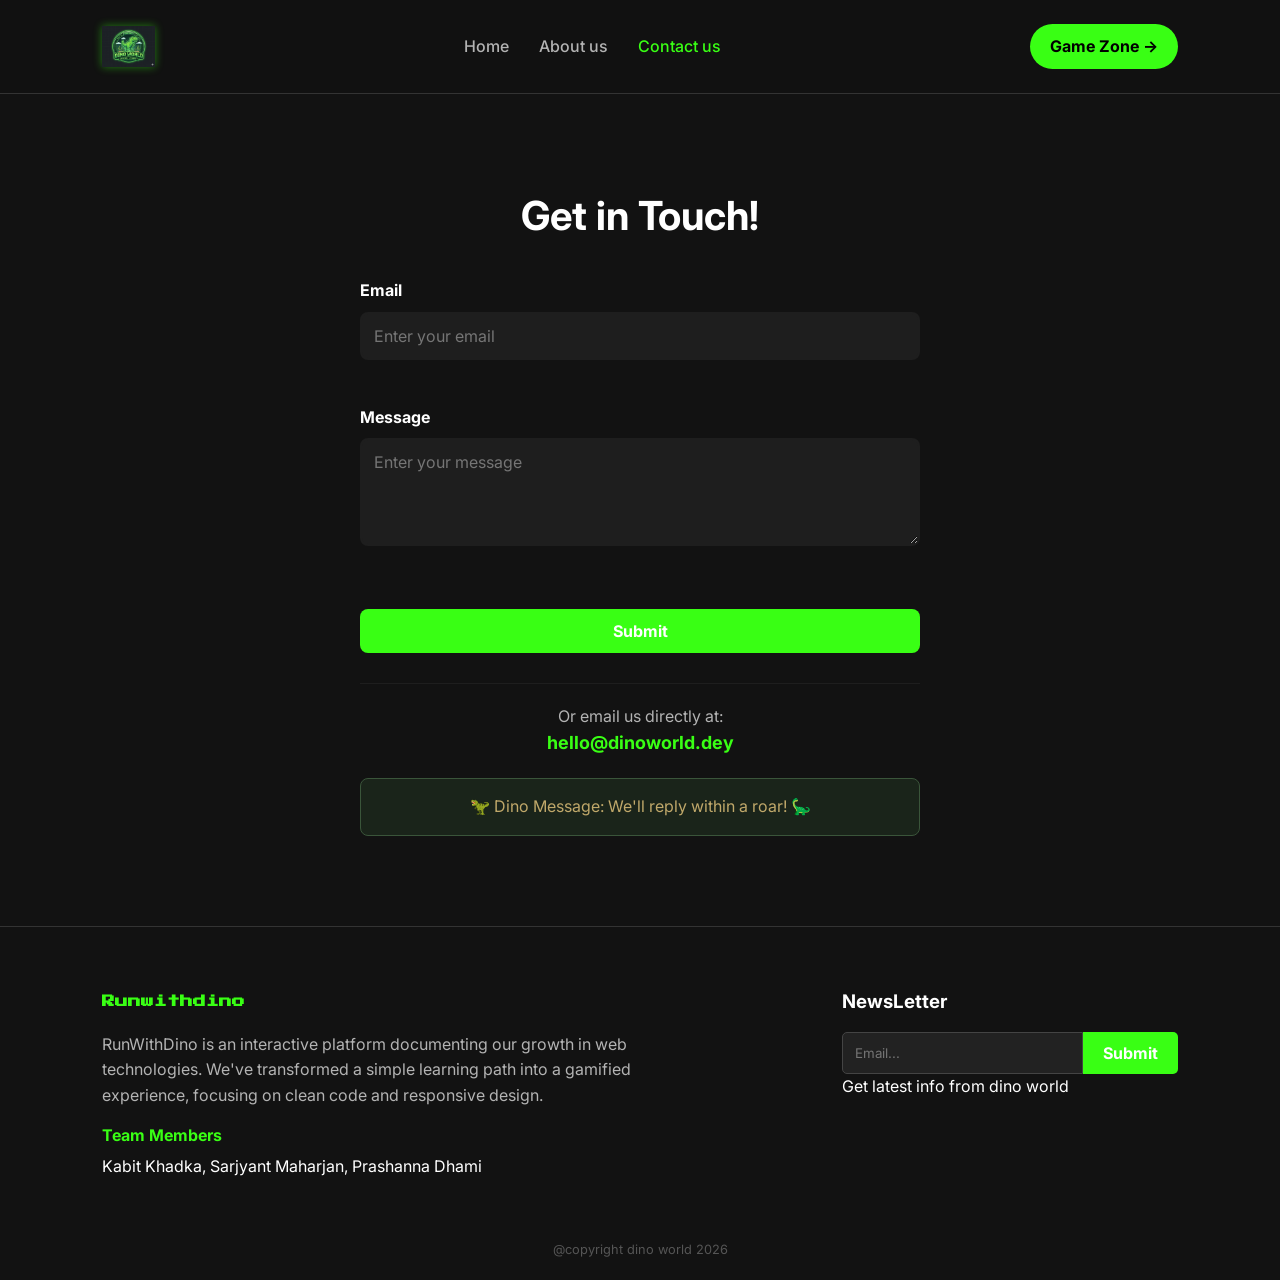
<file: pages/contact.html>
<!DOCTYPE html>
<html lang="en">
<head>
    <meta charset="UTF-8">
    <meta name="viewport" content="width=device-width, initial-scale=1.0">
    <title>Contact Us - Dino Game</title>
    <link rel="stylesheet" href="../css/style.css">
    <link href="https://fonts.googleapis.com/css2?family=Inter:wght@400;700&family=Press+Start+2P&display=swap" rel="stylesheet">
    <link rel="stylesheet" href="https://cdnjs.cloudflare.com/ajax/libs/font-awesome/6.0.0/css/all.min.css">
</head>
<body>
<nav class="navbar">
    <div class="logo">
        <img src="../images/dinologo.png" alt="Dino Logo" class="nav-dino">
    </div>
    <ul class="nav-links">
        <li><a href="../index.html">Home</a></li>
        <li><a href="./about.html">About us</a></li>
        <li><a href="./contact.html" class="active">Contact us</a></li>
    </ul>
    <a href="./game.html" class="btn-game-zone">Game Zone &rarr;</a>
</nav>
    <div class="contact-container">
        <h1>Get in Touch!</h1>
        
        <form id="contactForm">
            <div class="form-group">
                <label>Email</label>
                <input type="email" id="email" placeholder="Enter your email">
                <div class="error" id="emailError"></div>
            </div>

            <div class="form-group">
                <label>Message</label>
                <textarea id="message" rows="4" placeholder="Enter your message"></textarea>
                <div class="error" id="messageError"></div>
            </div>

            <button type="submit">Submit</button>
            <div id="successMsg"></div>
        </form>

        <div class="direct-email">
            <p>Or email us directly at:</p>
            <p><strong>hello@dinoworld.dey</strong></p>
        </div>

        <div class="dino-message">
            <p>🦖 Dino Message: We'll reply within a roar! 🦕</p>
        </div>
    </div>

<footer class="footer">
    <div class="footer-top">
        <div class="team-section">
            <h3> <span class="site-name">Runwithdino</span></h3>
            <p class="site-intro">RunWithDino is an interactive platform documenting our growth in web technologies. We've transformed a simple learning path into a gamified experience, focusing on clean code and responsive design.</p>

            <div class="members-list">
                <h4>Team Members</h4>
                <p>Kabit Khadka, Sarjyant Maharjan, Prashanna Dhami</p>
            </div>
        </div>

        <div class="newsletter">
            <h3>NewsLetter</h3>
            <div class="input-group">
                <input type="email" placeholder="Email..." id="userEmail">
                <button id="submitBtn">Submit</button>
            </div>
            <p>Get latest info from dino world</p>
        </div>
    </div>
    <p class="copyright">@copyright dino world 2026</p>
</footer>   

    <script src="../js/script.js"></script>
</body>
</html>
</file>
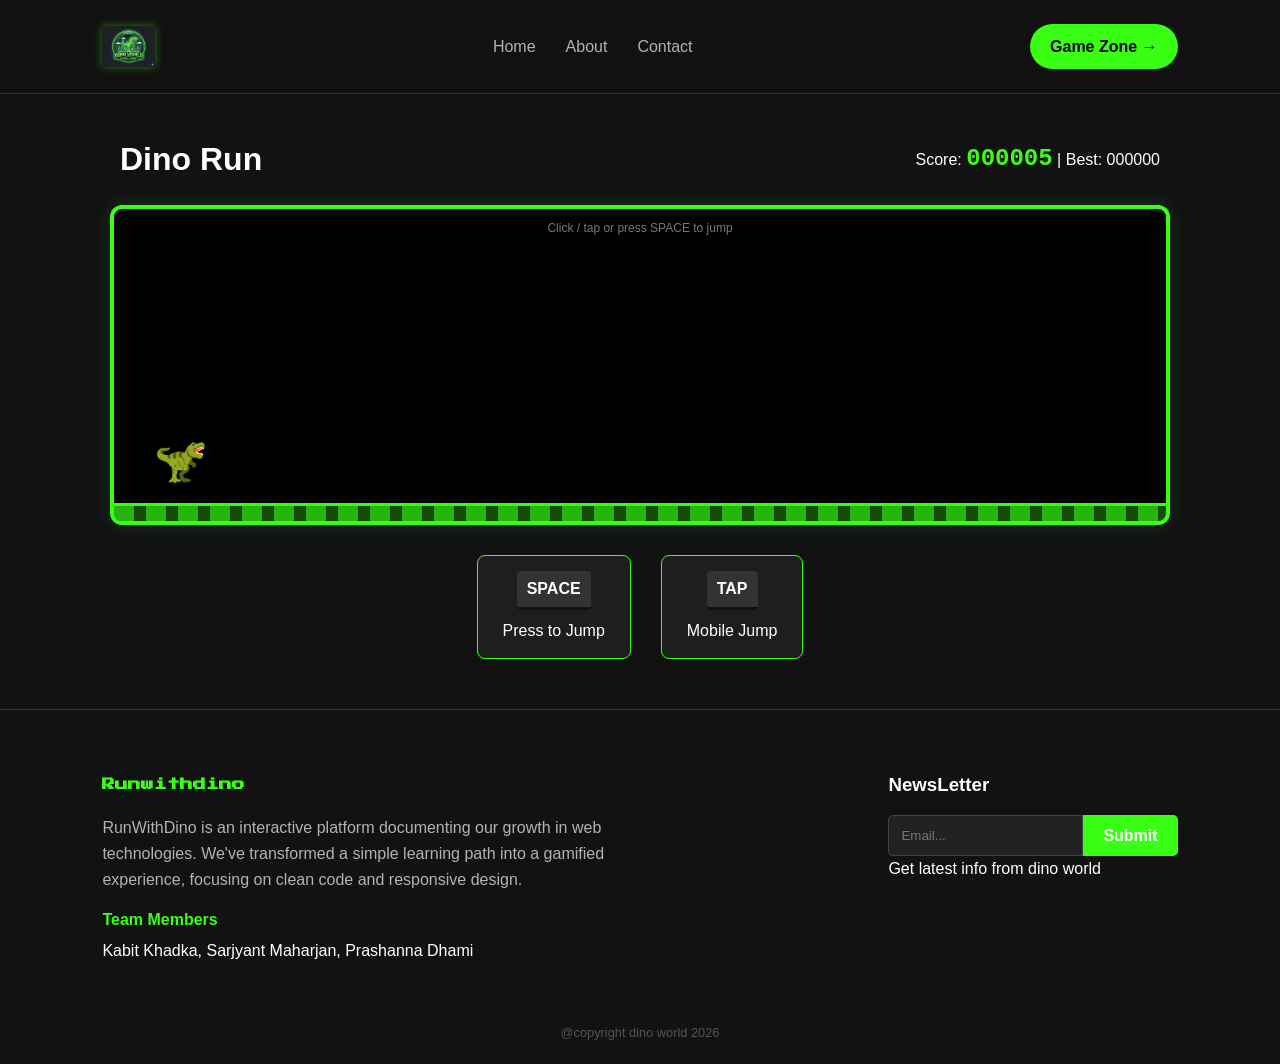
<file: pages/game.html>
<!DOCTYPE html>
<html lang="en">
<head>
    <meta charset="UTF-8">
    <meta name="viewport" content="width=device-width, initial-scale=1.0">
    <title>Game Zone - Dino World</title>
    <link rel="stylesheet" href="../css/style.css">
    <link href="https://fonts.googleapis.com/css2?family=Press+Start+2P&display=swap" rel="stylesheet">
</head>
<body>
    <nav class="navbar">
        <div class="logo">
            <img src="../images/dinologo.png" alt="Dino Logo" class="nav-dino">
        </div>
        <ul class="nav-links">
            <li><a href="../index.html">Home</a></li>
            <li><a href="./about.html">About</a></li>
            <li><a href="./contact.html">Contact</a></li>
        </ul>
        <a href="./game.html" class="btn-game-zone">Game Zone &rarr;</a>
    </nav>

    <main class="game-page-container">
        <div class="game-header">
            <h1>Dino Run</h1>
            <p>
                Score: <span id="score">000000</span>
                | Best: <span id="highScore">000000</span>
            </p>
        </div>

        <div class="game-container">
            <div id="dino">🦖</div>
            <div id="cactus">🌵</div>
            
            <div class="ground"></div>
        </div>
        <!-- Roast Modal -->
        <div id="roast-modal" class="roast-modal" aria-hidden="true" role="dialog" aria-labelledby="roast-title">
            <div class="roast-card">
                <h3 id="roast-title" class="roast-title">GAME OVER</h3>
                <p id="roast-message" class="roast-text" aria-live="polite"></p>
                <div class="roast-buttons">
                    <button id="roast-restart-btn" class="roast-btn restart-btn">PLAY AGAIN</button>
                    <button id="roast-close-btn" class="roast-btn close-btn">CLOSE</button>
                </div>
            </div>
        </div>
        <div class="game-instructions">
            <div class="instruction-card">
                <span class="key">SPACE</span>
                <p>Press to Jump</p>
            </div>
            <div class="instruction-card">
                <span class="key">TAP</span>
                <p>Mobile Jump</p>
            </div>
        </div>
    </main>

    <footer class="footer">
        <div class="footer-top">
            <div class="team-section">
                <h3> <span class="site-name">Runwithdino</span></h3>
                <p class="site-intro">RunWithDino is an interactive platform documenting our growth in web technologies. We've transformed a simple learning path into a gamified experience, focusing on clean code and responsive design.</p>

                <div class="members-list">
                    <h4>Team Members</h4>
                    <p>Kabit Khadka, Sarjyant Maharjan, Prashanna Dhami</p>
                </div>
            </div>

            <div class="newsletter">
                <h3>NewsLetter</h3>
                <div class="input-group">
                    <input type="email" placeholder="Email..." id="userEmail">
                    <button id="submitBtn">Submit</button>
                </div>
                <p>Get latest info from dino world</p>
            </div>
        </div>
        <p class="copyright">@copyright dino world 2026</p>
    </footer>

    <script src="../js/script.js"></script>
</body>
</html>
</file>
<file: css/style.css>
/* ========================================
   CSS Variables
   ======================================== */
:root {
    /* Colors */
    --bg-dark: #121212;
    --card-bg: #1e1e1e;
    --neon-green: #39FF14;
    --accent-green: #39FF14;
    --hover-green: #2ecc71;
    --text-white: #ffffff;
    --text-black: #000000;
    --text-gray: #b3b3b3;
    --text-main: #ffffff;
    --text-accent: #39FF14;
    --text-dark: #e0e0e0;
    --text-muted: #b3b3b3;
    --error-red: #ff4444;
    --footer-border: #39FF14;
}

/* ========================================
   Reset & Base Styles
   ======================================== */
* {
    margin: 0;
    padding: 0;
    box-sizing: border-box;
    font-family: 'Inter', sans-serif;
}

body {
    background-color: var(--bg-dark);
    color: var(--text-white);
    line-height: 1.6;
}

/* ========================================
   Buttons
   ======================================== */
button {
    background: var(--accent-green);
    color: var(--text-white);
    border: none;
    padding: 12px 20px;
    cursor: pointer;
    border-radius: 8px;
    width: 100%;
    font-size: 16px;
    font-weight: bold;
    margin-top: 10px;
    transition: 0.2s;
}

button:hover {
    background: var(--hover-green);
}

.game-btn {
    background-color: var(--accent-green);
    color: var(--text-black) !important;
    padding: 8px 18px;
    border-radius: 5px;
    text-decoration: none;
    font-weight: bold;
    transition: 0.3s;
    display: inline-block;
}

.game-btn:hover {
    background-color: var(--hover-green);
    transform: scale(1.05);
}

.btn-play {
    background: var(--neon-green);
    border: none;
    color: var(--text-black);
    padding: 15px 30px;
    border-radius: 8px;
    font-weight: bold;
    cursor: pointer;
    font-family: 'Press Start 2P', cursive;
    font-size: 0.7rem;
    animation: btn-pulse 2s ease-in-out infinite;
    transition: all 0.3s ease;
    position: relative;
    overflow: hidden;
}

.btn-play:hover {
    background: var(--hover-green);
    transform: scale(1.05);
    box-shadow: 0 0 25px var(--neon-green);
    animation: none;
}

@keyframes btn-pulse {
    0%, 100% {
        transform: scale(1);
        box-shadow: 0 0 10px rgba(57, 255, 20, 0.4);
    }
    50% {
        transform: scale(1.03);
        box-shadow: 0 0 20px rgba(57, 255, 20, 0.8);
    }
}

/* ========================================
   Navigation
   ======================================== */
nav,
.navbar {
    position: sticky;
    top: 0;
    z-index: 1000;
    background-color: rgba(18, 18, 18, 0.95);
    display: flex;
    justify-content: space-between;
    align-items: center;
    padding: 20px 8%;
    border-bottom: 1px solid #333;
}

nav .logo,
.navbar .logo {
    font-weight: bold;
    font-size: 1.5rem;
    display: flex;
    align-items: center;
    gap: 10px;
    text-decoration: none;
    color: var(--text-white);
}

.navbar .nav-dino {
    width: 30px;
    height: 30px;
    object-fit: contain;
    background: transparent;
    filter: drop-shadow(0 0 4px rgba(57, 255, 20, 0.45));
    transition: transform 0.25s ease, filter 0.25s ease;
}

/* Home/About logo and image polish */
body:not(.about-page) .navbar .logo .nav-dino,
body.about-page .navbar .logo .nav-dino {
    width: 53px;
    height: 53px;
}

body:not(.about-page) .navbar .logo:hover .nav-dino,
body.about-page .navbar .logo:hover .nav-dino {
    transform: translateY(-2px) scale(1.06);
    filter: drop-shadow(0 0 10px rgba(57, 255, 20, 0.8));
}

body.about-page .logo span {
    letter-spacing: 0.4px;
}

/* Index page image tuning */
.hero-image {
    border: 1px solid rgba(57, 255, 20, 0.25);
    box-shadow: 0 14px 30px rgba(0, 0, 0, 0.35);
}

.card-header img {
    border-radius: 8px;
    background: transparent;
}

.card a {
    text-decoration: none;
    color: inherit;
}

.card a:hover .card-header img {
    transform: scale(1.08);
    transition: transform 0.25s ease;
}

nav .nav-links,
.navbar .nav-links {
    display: flex;
    list-style: none;
    gap: 30px;
    align-items: center;
}

nav .nav-links a,
.navbar .nav-links a {
    text-decoration: none;
    color: var(--text-gray);
    font-weight: 500;
    transition: 0.3s;
}

nav .nav-links a:hover,
nav .nav-links a.active,
.navbar .nav-links a:hover,
.navbar .nav-links a.active {
    color: var(--neon-green);
}

.btn-game-zone {
    background: var(--neon-green);
    color: var(--text-black);
    border: none;
    padding: 10px 20px;
    border-radius: 25px;
    font-weight: bold;
    cursor: pointer;
    transition: 0.3s;
    display: inline-block;
    text-decoration: none;
}

.btn-game-zone:hover {
    transform: scale(1.05);
    box-shadow: 0 0 15px var(--neon-green);
}

/* ========================================
   Forms & Contact Page
   ======================================== */
.contact-container {
    max-width: 600px;
    margin: 50px auto;
    padding: 40px 20px;
    min-height: calc(100vh - 250px);
}

.contact-container h1 {
    color: var(--text-white);
    margin-bottom: 30px;
    text-align: center;
    font-size: 2.5rem;
}

.form-group {
    margin-bottom: 20px;
}

.form-group label {
    display: block;
    margin-bottom: 8px;
    font-weight: bold;
    color: var(--text-white);
}

.form-group input,
.form-group textarea {
    width: 100%;
    padding: 12px;
    border: 2px solid var(--card-bg);
    border-radius: 8px;
    background: var(--card-bg);
    color: var(--text-main);
    font-size: 16px;
}

.form-group input:focus,
.form-group textarea:focus {
    outline: none;
    border-color: var(--text-accent);
    background: #142014;
}

.error {
    color: var(--error-red);
    font-size: 12px;
    margin-top: 5px;
    min-height: 20px;
}

#successMsg {
    margin-top: 15px;
    padding: 10px;
    background: #1e3a1e;
    color: #b8d9b0;
    border-radius: 8px;
    display: none;
    text-align: center;
    border: 1px solid var(--text-accent);
}

#successMsg.show {
    display: block;
}

.direct-email {
    margin-top: 30px;
    padding-top: 20px;
    border-top: 1px solid var(--card-bg);
    text-align: center;
}

.direct-email p {
    color: var(--text-muted);
}

.direct-email strong {
    color: var(--text-accent);
    font-size: 18px;
}

.dino-message {
    margin-top: 20px;
    padding: 15px;
    background: #1a241a;
    text-align: center;
    border-radius: 8px;
    color: #c0a86a;
    border: 1px solid #3a553a;
}

/* ========================================
   Cards
   ======================================== */
.what-we-learnt {
    padding: 60px 8%;
}

.card-container {
    display: grid;
    grid-template-columns: repeat(auto-fit, minmax(280px, 1fr));
    gap: 25px;
    margin-top: 30px;
}

.card {
    background: var(--card-bg);
    border: 1px solid rgba(57, 255, 20, 0.3);
    padding: 30px;
    border-radius: 15px;
    transition: transform 0.3s ease;
}

.card:hover {
    transform: translateY(-10px);
    border-color: var(--neon-green);
}

.card-header {
    display: flex;
    align-items: center;
    gap: 15px;
    margin-bottom: 15px;
}

.card-header img {
    width: 48px;
    height: 48px;
    object-fit: contain;
}

/* ========================================
   Footer - Index Page
   ======================================== */
.footer:has(.footer-top) {
    padding: 60px 8% 20px;
    border-top: 1px solid #333;
    margin-top: 50px;
}

.footer:has(.footer-top) .footer-top {
    display: flex;
    justify-content: space-between;
    flex-wrap: wrap;
    gap: 40px;
}

.footer:has(.footer-top) .team-section {
    max-width: 550px;
}

.footer:has(.footer-top) .site-name {
    color: var(--neon-green);
    font-family: 'Press Start 2P', cursive;
    font-size: 0.8rem;
}

.footer:has(.footer-top) .site-intro {
    color: var(--text-gray);
    margin: 15px 0;
}

.footer:has(.footer-top) .members-list h4 {
    color: var(--neon-green);
    margin-bottom: 5px;
}

.footer:has(.footer-top) .input-group {
    display: flex;
    margin-top: 15px;
}

.footer:has(.footer-top) .input-group input {
    background: #222;
    border: 1px solid #444;
    padding: 12px;
    color: white;
    border-radius: 5px 0 0 5px;
    flex: 1;
}

.footer:has(.footer-top) .input-group button {
    background: var(--neon-green);
    border: none;
    padding: 0 20px;
    border-radius: 0 5px 5px 0;
    font-weight: bold;
    cursor: pointer;
    width: auto;
    margin-top: 0;
}

.footer:has(.footer-top) > .copyright {
    text-align: center;
    margin-top: 60px;
    font-size: 0.8rem;
    color: #555;
}

/* ========================================
   Home Page
   ======================================== */
.hero {
    display: flex;
    align-items: center;
    justify-content: space-between;
    padding: 80px 8%;
    flex-wrap: wrap;
    gap: 40px;
}

.hero-content {
    flex: 1;
    min-width: 300px;
}

.hero-content h1 {
    font-size: 3rem;
    margin-bottom: 30px;
    line-height: 1.1;
    font-weight: 500;
    font-family:'JetBrains Mono', monospace;
    
}

.hero-image {
    flex: 1;
    min-width: 350px;
    height: 350px;
    background: transparent;
    border-radius: 4px;
    display: flex;
    align-items: center;
    justify-content: center;
    position: relative;
    overflow: hidden;
}

.hero-video {
    width: 100%;
    height: 100%;
    object-fit: cover;
    display: block;
}

/* ========================================
   About Page
   ======================================== */
body.about-page {
    background-color: var(--bg-dark);
    color: var(--text-white);
    background-image:
        linear-gradient(rgba(57, 255, 20, 0.05) 1px, transparent 1px),
        linear-gradient(90deg, rgba(57, 255, 20, 0.05) 1px, transparent 1px);
    background-size: 35px 35px;
}

.about-container {
    padding: 60px 8%;
}

.about-layout {
    display: grid;
    grid-template-columns: 2fr 1fr;
    gap: 40px;
}

.neon-text {
    color: var(--neon-green);
}

.team-grid {
    display: flex;
    gap: 20px;
    flex-wrap: wrap;
}

.member-card {
    background: var(--card-bg);
    border: 1px solid rgba(57, 255, 20, 0.2);
    border-radius: 12px;
    padding: 30px;
    text-align: center;
    flex: 1;
    min-width: 200px;
    transition: all 0.4s ease;
}

.member-card:hover {
    transform: translateY(-10px);
    border-color: var(--neon-green);
    box-shadow: 0 10px 30px rgba(57, 255, 20, 0.2);
}

.profile-pic img {
    width: 108px;
    height: 108px;
    border-radius: 50%;
    border: 2px solid #444;
    background: transparent;
    margin-bottom: 15px;
    transition: 0.3s;
}

.member-card:hover .profile-pic img {
    border-color: var(--neon-green);
    transform: scale(1.1);
}

.mini-dino-icon {
    width: 41px;
    height: 41px;
    object-fit: contain;
    border-radius: 8px;
    background: transparent;
    filter: drop-shadow(0 0 4px rgba(57, 255, 20, 0.55));
}

.social-links a {
    font-size: 1.4rem;
    transition: 0.3s;
    text-decoration: none;
    margin: 0 10px;
}

.li-icon {
    color: #0077b5;
}

.gh-icon {
    color: #fff;
}

.social-links a:hover {
    transform: scale(1.3);
    filter: drop-shadow(0 0 5px currentColor);
}

.story-box {
    background: var(--card-bg);
    border: 1px solid var(--neon-green);
    padding: 30px;
    border-radius: 15px;
}

.pixel-header {
    display: flex;
    align-items: center;
    gap: 10px;
    margin-bottom: 15px;
}

.pixel-font {
    font-family: 'Press Start 2P', cursive;
    font-size: 0.8rem;
    color: var(--neon-green);
    margin-bottom: 20px;
}

.story-box p {
    color: var(--text-gray);
    font-size: 0.9rem;
    line-height: 1.8;
    margin-bottom: 15px;
}

.bottom-deco {
    margin-top: 50px;
    position: relative;
}

.floating-dino {
    animation: float 3s ease-in-out infinite;
    width: 15%;
    height: auto;
    background: transparent;
}

.cactus-group {
    font-size: 2rem;
    margin-top: 15px;
}

.ground-line {
    width: 100%;
    height: 4px;
    background: #e5c07b;
    border-radius: 10px;
    margin-top: 5px;
}

@keyframes float {
    0%, 100% { transform: translateY(0); }
    50% { transform: translateY(-15px); }
}

/* ========================================
   Game Page
   ======================================== */
.game-page-container {
    max-width: 1100px;
    margin: 40px auto;
    text-align: center;
    padding: 0 20px;
}

.game-header {
    display: flex;
    justify-content: space-between;
    align-items: center;
    margin-bottom: 20px;
    padding: 0 10px;
    color: var(--text-white);
}

#score {
    font-family: 'Courier New', Courier, monospace;
    color: var(--accent-green);
    font-size: 1.5rem;
    font-weight: bold;
}

.game-container {
    background-color: #000;
    border: 4px solid var(--footer-border);
    border-radius: 12px;
    box-shadow: 0 0 20px rgba(76, 175, 80, 0.2);
    cursor: pointer;
    overflow: hidden;
    position: relative;
    height: 320px;
    width: 100%;
}

.game-container::before {
    content: "Click / tap or press SPACE to jump";
    position: absolute;
    top: 10px;
    left: 50%;
    transform: translateX(-50%);
    color: #777;
    font-size: 0.75rem;
}

.game-container.game-over::before {
    content: "Game over! Press SPACE or tap to restart";
    color: #ff8888;
}

#dino {
    position: absolute;
    bottom: 26px;
    left: 40px;
    font-size: 2.7rem;
    --jump-forward: 10px;
    /* Flip so the dino faces to the right consistently */
    transform: translate3d(0, 0, 0) scaleX(-1);
    transform-origin: center bottom;
    will-change: transform;
}

#cactus {
    position: absolute;
    bottom: 26px;
    right: -64px;
    font-size: 2.4rem;
}

.cactus-moving {
    /* JS updates `animationDuration` to increase speed with score */
    animation: cactus-move 2200ms linear infinite;
}

.cactus-paused {
    animation-play-state: paused;
}

@keyframes cactus-move {
    0% {
        right: -64px;
    }
    100% {
        right: calc(100% + 64px);
    }
}

.animate-jump {
    /* Use transform instead of animating `bottom` for smoother motion */
    animation: dino-jump 620ms cubic-bezier(0.25, 0.7, 0.3, 1);
    will-change: transform;
}

@keyframes dino-jump {
    0% {
        transform: translate3d(0, 0, 0) scaleX(-1);
    }
    45% {
        transform: translate3d(var(--jump-forward), -74px, 0) scaleX(-1);
    }
    60% {
        transform: translate3d(calc(var(--jump-forward) * 0.75), -68px, 0) scaleX(-1);
    }
    100% {
        transform: translate3d(0, 0, 0) scaleX(-1);
    }
}

.ground {
    position: absolute;
    bottom: 0;
    width: 100%;
    height: 18px;
    background:
        repeating-linear-gradient(
            90deg,
            rgba(57, 255, 20, 0.7) 0,
            rgba(57, 255, 20, 0.7) 20px,
            rgba(57, 255, 20, 0.3) 20px,
            rgba(57, 255, 20, 0.3) 32px
        );
    border-top: 3px solid var(--accent-green);
}

@media (max-width: 768px) {
    .game-page-container {
        max-width: 100%;
        padding: 0 12px;
    }

    .game-container {
        height: 250px;
    }

    #dino {
        font-size: 2.2rem;
        bottom: 20px;
    }

    #cactus {
        font-size: 2rem;
        bottom: 20px;
    }
}

.game-instructions {
    display: flex;
    justify-content: center;
    gap: 30px;
    margin-top: 30px;
}

.instruction-card {
    background: var(--card-bg);
    padding: 15px 25px;
    border-radius: 8px;
    border: 1px solid var(--footer-border);
}

.key {
    display: inline-block;
    background: #333;
    color: white;
    padding: 5px 10px;
    border-radius: 4px;
    border-bottom: 3px solid #111;
    font-weight: bold;
    margin-bottom: 8px;
}

/* ========================================
   Responsive Design
   ======================================== */
@media (max-width: 768px) {
    /* Home page */
    .hero-content h1 {
        font-size: 2.5rem;
    }

    nav {
        flex-direction: row;
        flex-wrap: wrap;
        align-items: flex-start;
        gap: 15px;
    }

    .navbar .logo {
        order: 1;
    }

    .navbar .nav-links {
        order: 3;
        width: 100%;
        justify-content: center;
        margin-top: 10px;
    }

    .btn-game-zone {
        order: 2;
        margin-left: auto;
    }
}

@media (max-width: 950px) {
    .about-layout {
        grid-template-columns: 1fr;
    }
}

/* Roast Modal */
.roast-modal {
    position: fixed;
    top: 0;
    left: 0;
    width: 100%;
    height: 100%;
    background: rgba(0, 0, 0, 0.85);
    display: flex;
    align-items: center;
    justify-content: center;
    z-index: 3000;
    opacity: 0;
    visibility: hidden;
    transition: opacity 0.3s ease, visibility 0.3s ease;
}

.roast-modal.show {
    opacity: 1;
    visibility: visible;
}

.roast-card {
    width: min(92vw, 680px);
    background: #121212;
    border: 2px solid #ff4d4d;
    border-radius: 10px;
    background: rgba(10, 10, 10, 0.92);
    padding: 30px;
    text-align: center;
    box-shadow: 0 0 30px rgba(255, 77, 77, 0.3);
    animation: roast-shake-center 0.5s ease-in-out;
}

.roast-title {
    font-family: "Press Start 2P", "Courier New", monospace;
    font-size: 1.2rem;
    color: #ff4d4d;
    margin-bottom: 20px;
    text-shadow: 0 0 10px rgba(255, 77, 77, 0.5);
}

.roast-text {
    font-family: "Press Start 2P", "Courier New", monospace;
    font-size: 0.78rem;
    line-height: 1.8;
    color: #ffffff;
    margin-bottom: 30px;
    min-height: 80px;
    display: flex;
    align-items: center;
    justify-content: center;
}

.roast-buttons {
    display: flex;
    gap: 15px;
    justify-content: center;
    flex-wrap: wrap;
}

.roast-btn {
    font-family: "Press Start 2P", "Courier New", monospace;
    font-size: 0.7rem;
    padding: 12px 24px;
    border: none;
    border-radius: 8px;
    cursor: pointer;
    transition: all 0.2s ease;
    text-transform: uppercase;
}

.restart-btn {
    background: var(--neon-green);
    color: #000;
}

.restart-btn:hover {
    background: var(--hover-green);
    transform: scale(1.05);
    box-shadow: 0 0 15px var(--neon-green);
}

.close-btn {
    background: transparent;
    color: #ff4d4d;
    border: 2px solid #ff4d4d;
}

.close-btn:hover {
    background: #ff4d4d;
    color: #000;
    transform: scale(1.05);
}

@keyframes roast-shake-center {
    0% { transform: translate(-50%, -50%) translateX(0); }
    25% { transform: translate(-50%, -50%) translateX(-3px); }
    50% { transform: translate(-50%, -50%) translateX(3px); }
    75% { transform: translate(-50%, -50%) translateX(-2px); }
    100% { transform: translate(-50%, -50%) translateX(0); }
}
@keyframes roast-shake-center {
    0% { transform: translate(-50%, -50%) translateX(0); }
    25% { transform: translate(-50%, -50%) translateX(-3px); }
    50% { transform: translate(-50%, -50%) translateX(3px); }
    75% { transform: translate(-50%, -50%) translateX(-2px); }
    100% { transform: translate(-50%, -50%) translateX(0); }
}
</file>
